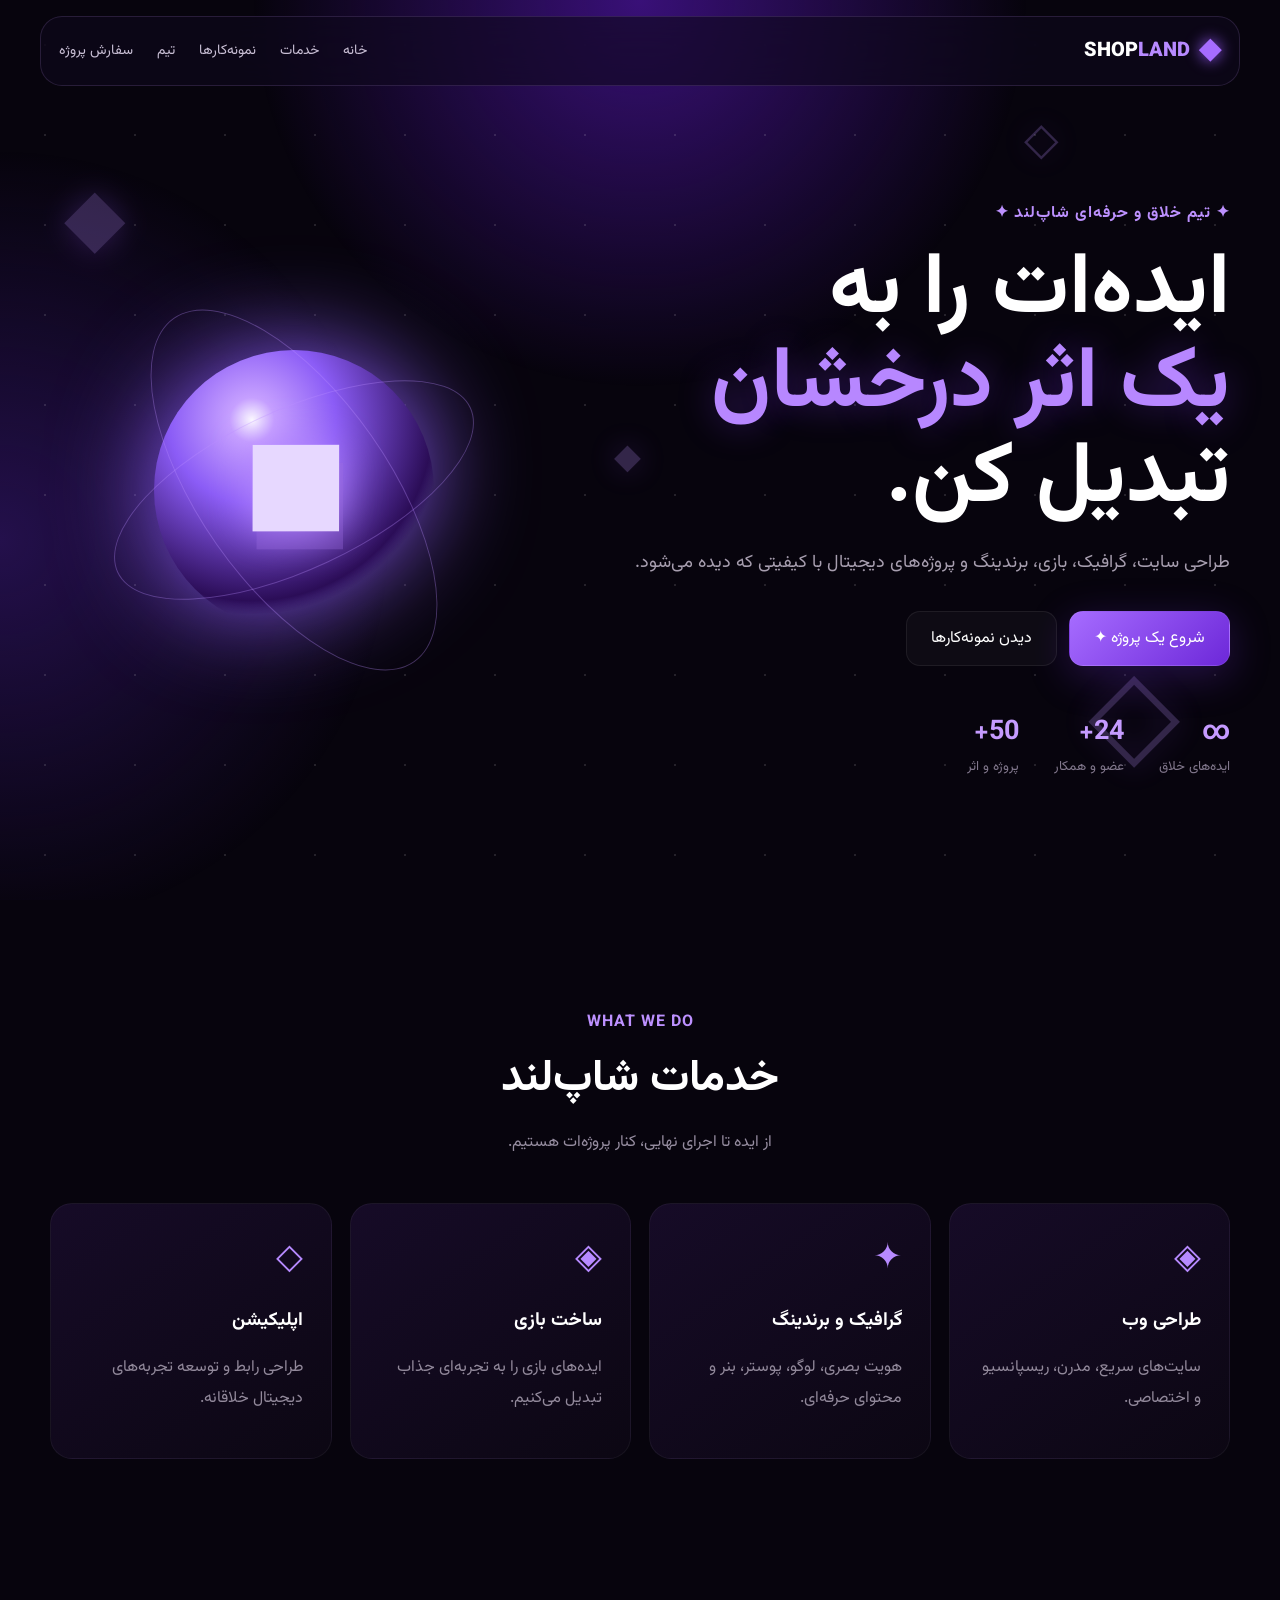
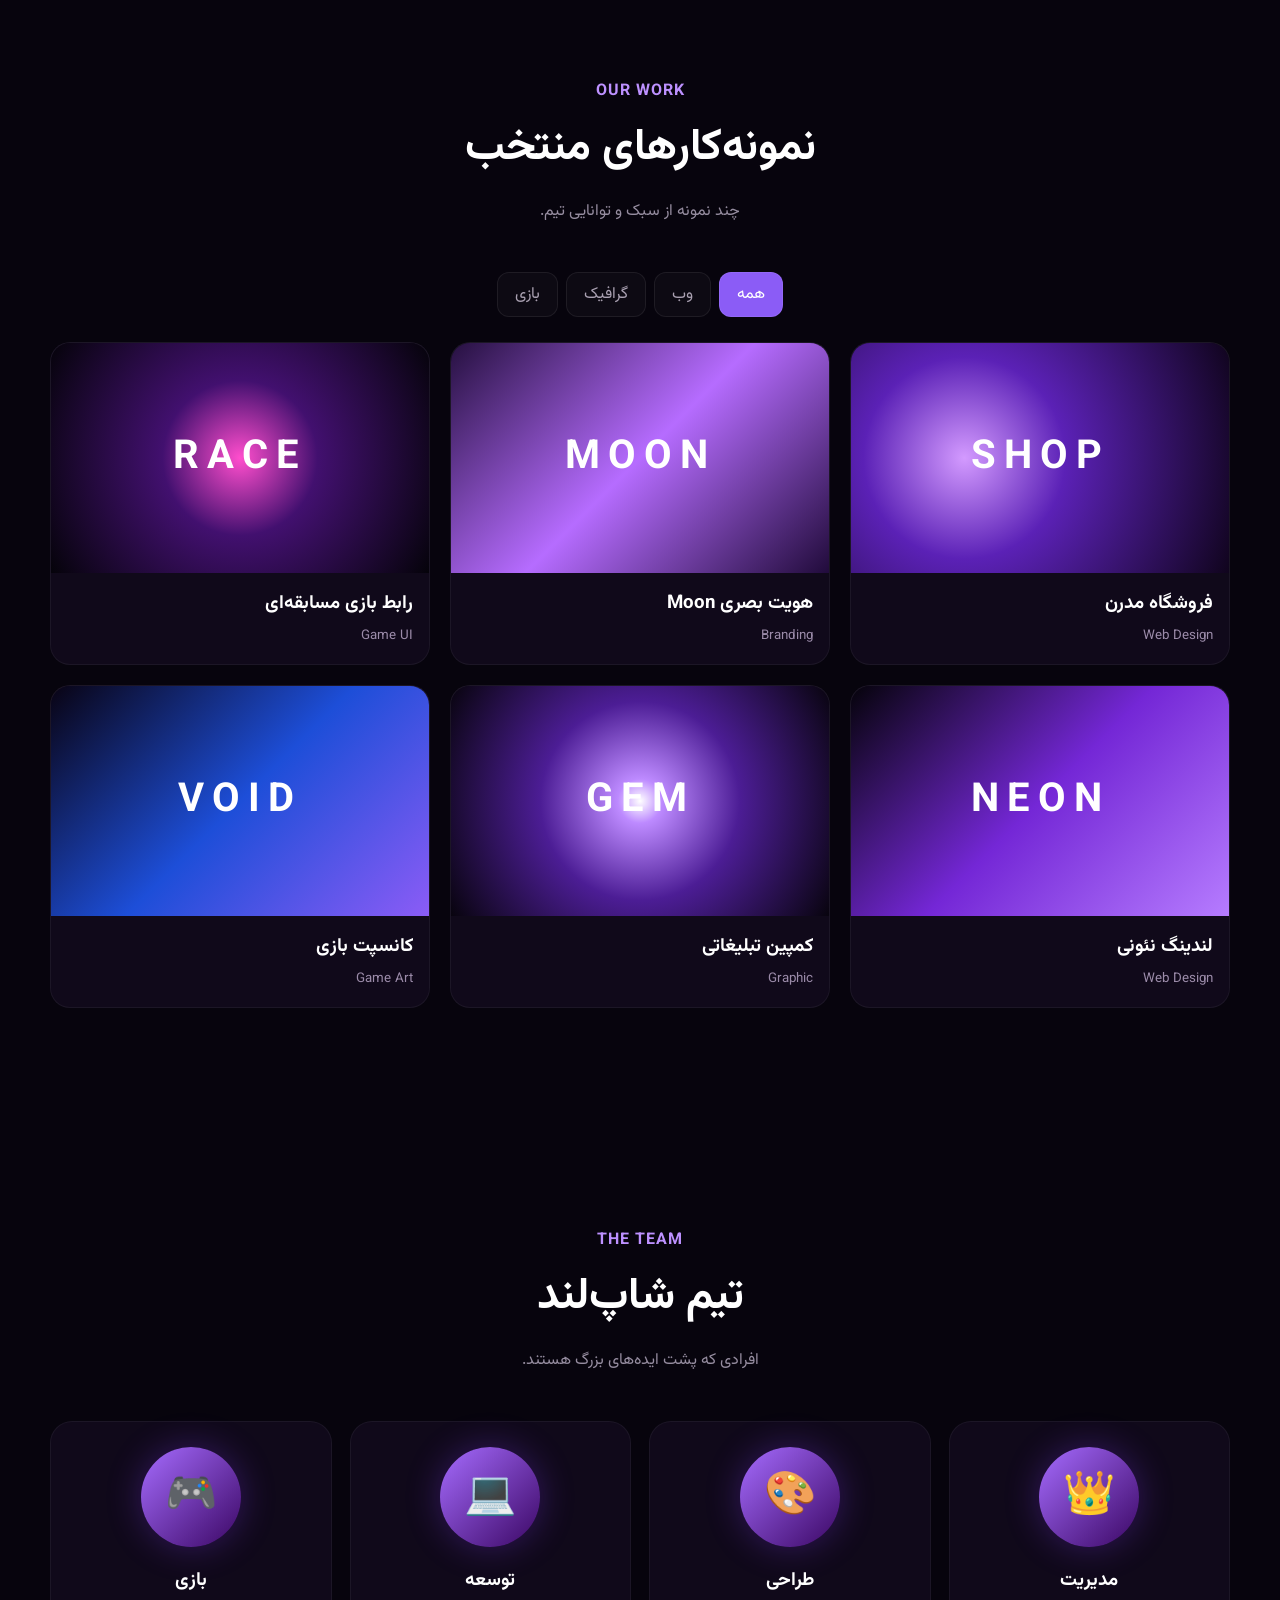
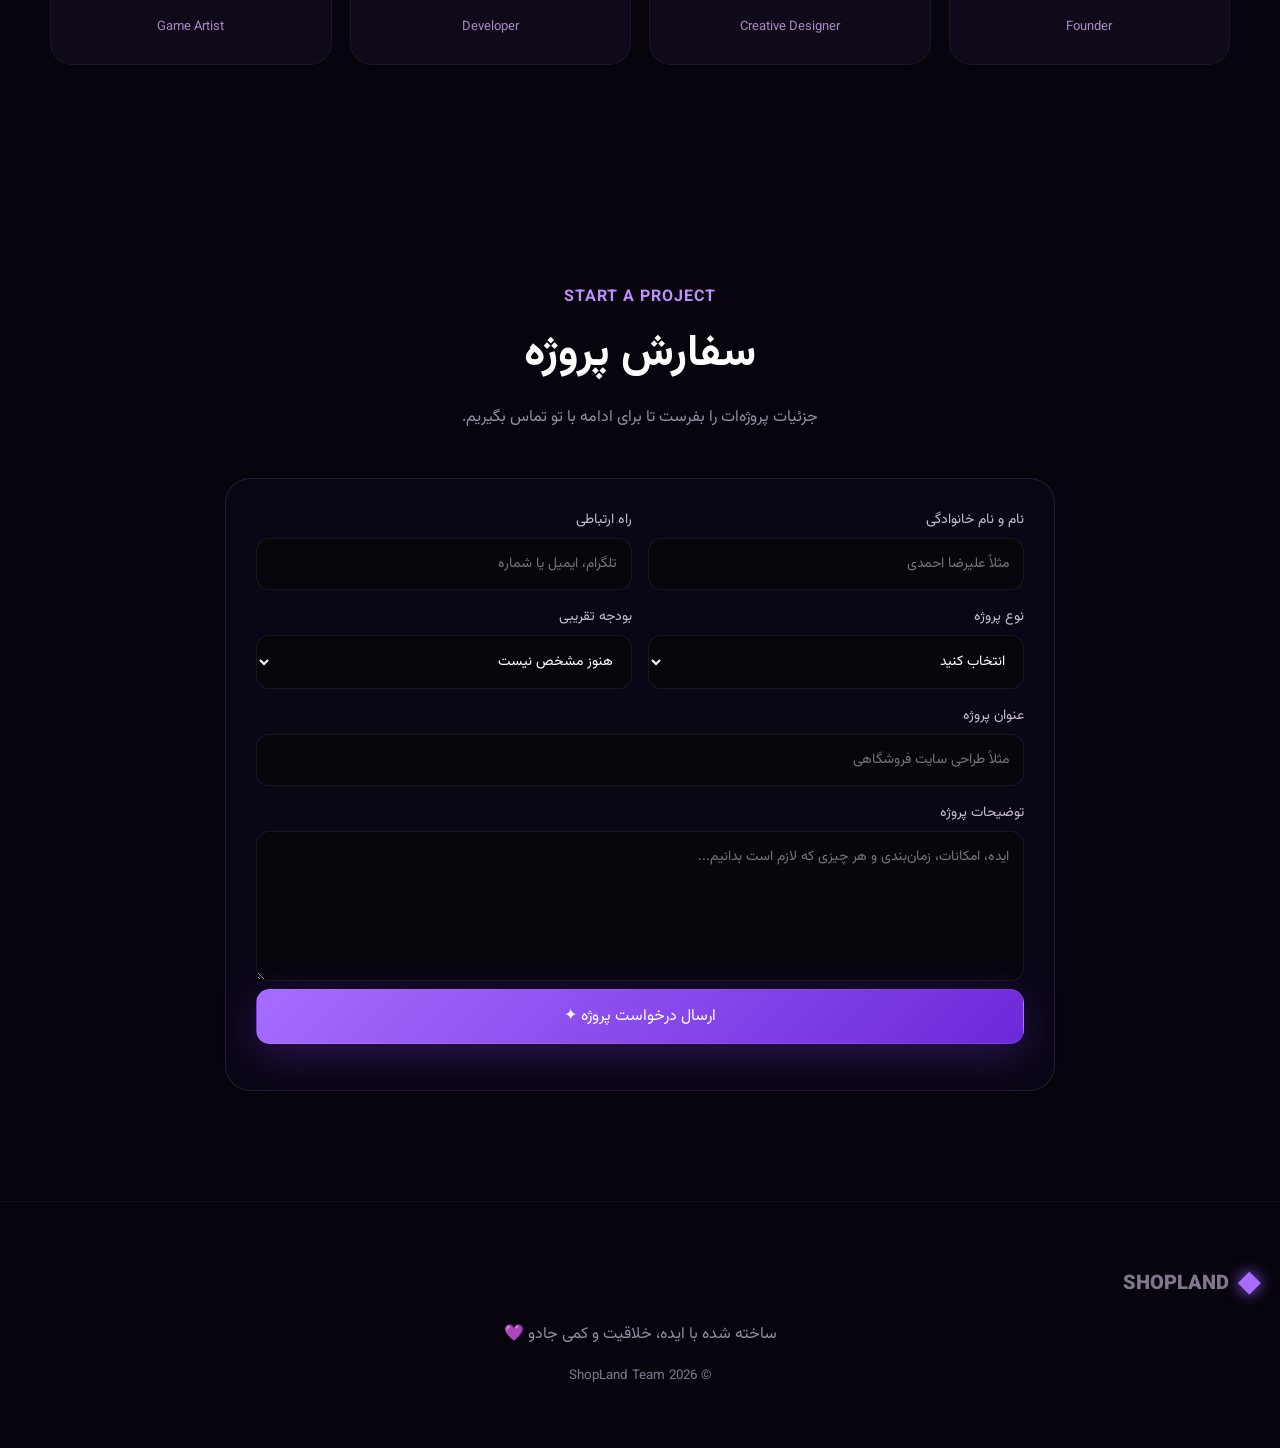
<file: index.html>
<!DOCTYPE html>
<html lang="fa" dir="rtl">
<head>
<meta charset="UTF-8">
<meta name="viewport" content="width=device-width,initial-scale=1">
<title>ShopLand | تیم خلاق شاپ‌لند</title>
<link rel="stylesheet" href="assets/style.css">
</head>
<body>
<div class="bg"><span class="diamond d1">◆</span><span class="diamond d2">◇</span><span class="diamond d3">◆</span><span class="diamond d4">◇</span><div class="stars"></div></div>

<header class="nav glass">
  <a class="brand" href="#"><span class="brand-gem">◆</span><span>SHOP<span>LAND</span></span></a>
  <button class="menu" id="menuBtn">☰</button>
  <nav id="navLinks">
    <a href="#home">خانه</a><a href="#services">خدمات</a><a href="#portfolio">نمونه‌کارها</a><a href="#team">تیم</a><a href="#order">سفارش پروژه</a>
  </nav>
</header>

<main>
<section class="hero" id="home">
  <div class="hero-copy">
    <div class="eyebrow">✦ تیم خلاق و حرفه‌ای شاپ‌لند ✦</div>
    <h1>ایده‌ات را به<br><em>یک اثر درخشان</em> تبدیل کن.</h1>
    <p>طراحی سایت، گرافیک، بازی، برندینگ و پروژه‌های دیجیتال با کیفیتی که دیده می‌شود.</p>
    <div class="actions"><a class="btn primary" href="#order">شروع یک پروژه ✦</a><a class="btn ghost" href="#portfolio">دیدن نمونه‌کارها</a></div>
    <div class="mini-stats"><div><b>∞</b><small>ایده‌های خلاق</small></div><div><b>24+</b><small>عضو و همکار</small></div><div><b>50+</b><small>پروژه و اثر</small></div></div>
  </div>
  <div class="hero-art"><div class="orb"></div><div class="crystal">◆</div><div class="ring r1"></div><div class="ring r2"></div></div>
</section>

<section id="services" class="section">
  <div class="section-head"><span>WHAT WE DO</span><h2>خدمات شاپ‌لند</h2><p>از ایده تا اجرای نهایی، کنار پروژه‌ات هستیم.</p></div>
  <div class="cards">
    <article class="card"><i>◈</i><h3>طراحی وب</h3><p>سایت‌های سریع، مدرن، ریسپانسیو و اختصاصی.</p></article>
    <article class="card"><i>✦</i><h3>گرافیک و برندینگ</h3><p>هویت بصری، لوگو، پوستر، بنر و محتوای حرفه‌ای.</p></article>
    <article class="card"><i>◈</i><h3>ساخت بازی</h3><p>ایده‌های بازی را به تجربه‌ای جذاب تبدیل می‌کنیم.</p></article>
    <article class="card"><i>◇</i><h3>اپلیکیشن</h3><p>طراحی رابط و توسعه تجربه‌های دیجیتال خلاقانه.</p></article>
  </div>
</section>

<section id="portfolio" class="section">
  <div class="section-head"><span>OUR WORK</span><h2>نمونه‌کارهای منتخب</h2><p>چند نمونه از سبک و توانایی تیم.</p></div>
  <div class="filters"><button class="active" data-filter="all">همه</button><button data-filter="web">وب</button><button data-filter="graphic">گرافیک</button><button data-filter="game">بازی</button></div>
  <div class="portfolio-grid" id="portfolioGrid">
    <article class="work" data-cat="web"><div class="work-img w1"><b>SHOP</b></div><div><h3>فروشگاه مدرن</h3><small>Web Design</small></div></article>
    <article class="work" data-cat="graphic"><div class="work-img w2"><b>MOON</b></div><div><h3>هویت بصری Moon</h3><small>Branding</small></div></article>
    <article class="work" data-cat="game"><div class="work-img w3"><b>RACE</b></div><div><h3>رابط بازی مسابقه‌ای</h3><small>Game UI</small></div></article>
    <article class="work" data-cat="web"><div class="work-img w4"><b>NEON</b></div><div><h3>لندینگ نئونی</h3><small>Web Design</small></div></article>
    <article class="work" data-cat="graphic"><div class="work-img w5"><b>GEM</b></div><div><h3>کمپین تبلیغاتی</h3><small>Graphic</small></div></article>
    <article class="work" data-cat="game"><div class="work-img w6"><b>VOID</b></div><div><h3>کانسپت بازی</h3><small>Game Art</small></div></article>
  </div>
</section>

<section id="team" class="section">
  <div class="section-head"><span>THE TEAM</span><h2>تیم شاپ‌لند</h2><p>افرادی که پشت ایده‌های بزرگ هستند.</p></div>
  <div class="team-grid">
    <div class="person"><div class="avatar">👑</div><h3>مدیریت</h3><span>Founder</span></div>
    <div class="person"><div class="avatar">🎨</div><h3>طراحی</h3><span>Creative Designer</span></div>
    <div class="person"><div class="avatar">💻</div><h3>توسعه</h3><span>Developer</span></div>
    <div class="person"><div class="avatar">🎮</div><h3>بازی</h3><span>Game Artist</span></div>
  </div>
</section>

<section id="order" class="section order-section">
  <div class="section-head"><span>START A PROJECT</span><h2>سفارش پروژه</h2><p>جزئیات پروژه‌ات را بفرست تا برای ادامه با تو تماس بگیریم.</p></div>
  <form class="order-form glass" id="orderForm">
    <div class="form-grid">
      <label>نام و نام خانوادگی<input name="name" required placeholder="مثلاً علیرضا احمدی"></label>
      <label>راه ارتباطی<input name="contact" required placeholder="تلگرام، ایمیل یا شماره"></label>
      <label>نوع پروژه<select name="type" required><option value="">انتخاب کنید</option><option>طراحی سایت</option><option>طراحی گرافیک</option><option>ساخت بازی</option><option>اپلیکیشن</option><option>برندینگ</option><option>سایر</option></select></label>
      <label>بودجه تقریبی<select name="budget"><option>هنوز مشخص نیست</option><option>اقتصادی</option><option>متوسط</option><option>حرفه‌ای</option><option>پروژه بزرگ</option></select></label>
      <label class="full">عنوان پروژه<input name="title" placeholder="مثلاً طراحی سایت فروشگاهی"></label>
      <label class="full">توضیحات پروژه<textarea name="details" required placeholder="ایده، امکانات، زمان‌بندی و هر چیزی که لازم است بدانیم..."></textarea></label>
    </div>
    <button class="btn primary wide" type="submit">ارسال درخواست پروژه ✦</button>
    <p class="form-msg" id="orderMsg"></p>
  </form>
</section>
</main>

<footer><div class="brand"><span class="brand-gem">◆</span> SHOPLAND</div><p>ساخته شده با ایده، خلاقیت و کمی جادو 💜</p><small>© 2026 ShopLand Team</small></footer>
<script src="assets/app.js"></script>
</body></html>
</file>
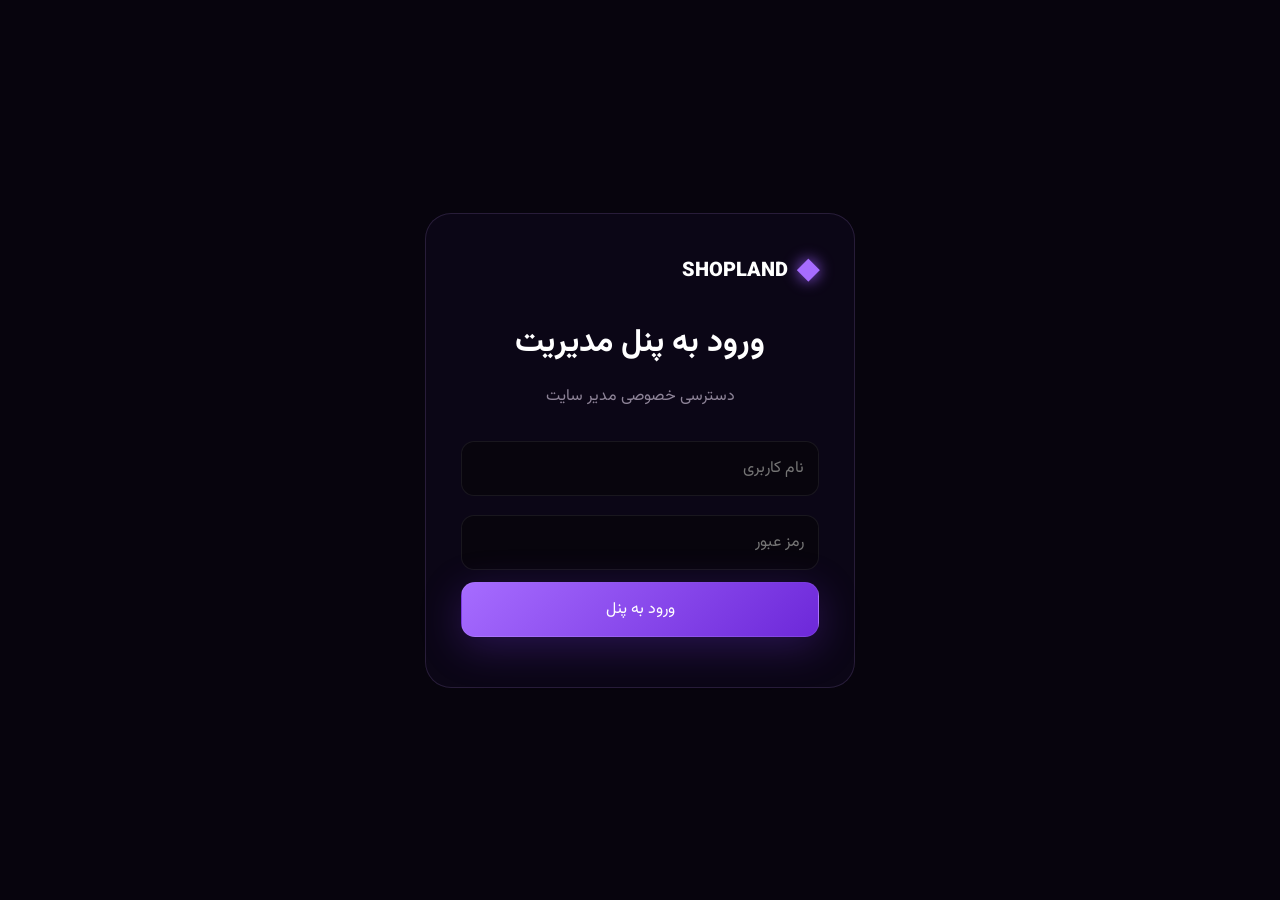
<file: admin/index.html>
<!DOCTYPE html>
<html lang="fa" dir="rtl">
<head><meta charset="UTF-8"><meta name="viewport" content="width=device-width,initial-scale=1"><title>ShopLand Admin</title><link rel="stylesheet" href="../assets/style.css"><link rel="stylesheet" href="admin.css"></head>
<body class="admin-body">
<div id="login" class="login"><div class="login-card glass"><div class="brand"><span class="brand-gem">◆</span> SHOPLAND</div><h1>ورود به پنل مدیریت</h1><p>دسترسی خصوصی مدیر سایت</p><input id="user" placeholder="نام کاربری"><input id="pass" type="password" placeholder="رمز عبور"><button class="btn primary wide" id="loginBtn">ورود به پنل</button><small id="loginMsg"></small></div></div>
<div id="dashboard" class="dashboard" style="display:none">
<aside class="side"><div class="brand"><span class="brand-gem">◆</span> SHOPLAND</div><button class="active">📊 داشبورد</button><button>📦 سفارش پروژه</button><button>🖼️ نمونه‌کارها</button><button>👥 اعضای تیم</button><button>📢 اطلاعیه‌ها</button><button>⚙️ تنظیمات</button><a href="../" class="back">← مشاهده سایت</a></aside>
<main class="dash-main"><header><div><span class="eyebrow">CONTROL CENTER</span><h1>داشبورد مدیریت</h1></div><button class="btn ghost" id="logout">خروج</button></header>
<div class="stat-grid"><div class="stat">کل سفارش‌ها<b id="total">0</b></div><div class="stat">جدید<b id="newCount">0</b></div><div class="stat">نمونه‌کارها<b>6</b></div><div class="stat">اعضای تیم<b>24</b></div></div>
<section class="panel"><div class="panel-title"><h2>آخرین سفارش‌های پروژه</h2><button class="btn ghost" id="clear">پاک‌کردن سفارش‌ها</button></div><div class="table-wrap"><table><thead><tr><th>نام</th><th>پروژه</th><th>نوع</th><th>بودجه</th><th>راه ارتباطی</th><th>تاریخ</th></tr></thead><tbody id="orders"></tbody></table></div><div id="empty" class="empty">هنوز سفارشی ثبت نشده است.</div></section>
</main></div><script src="admin.js"></script></body></html>
</file>
<file: assets/style.css>
@import url('https://fonts.googleapis.com/css2?family=Vazirmatn:wght@400;500;600;700;800;900&display=swap');
*{box-sizing:border-box}html{scroll-behavior:smooth}body{margin:0;background:#07040d;color:#fff;font-family:Vazirmatn,Arial,sans-serif;overflow-x:hidden}a{text-decoration:none;color:inherit}button,input,textarea,select{font:inherit}.bg{position:fixed;inset:0;pointer-events:none;overflow:hidden;background:radial-gradient(circle at 50% 0,#391078 0,transparent 35%),radial-gradient(circle at 0 60%,#24104c,transparent 28%);z-index:-2}.stars{position:absolute;inset:0;background-image:radial-gradient(#fff 1px,transparent 1px);background-size:90px 90px;opacity:.12}.diamond{position:absolute;color:#b78aff;text-shadow:0 0 30px #9b5cff;font-size:80px;opacity:.25;animation:float 8s ease-in-out infinite}.d1{top:18%;left:5%}.d2{top:70%;left:85%;font-size:120px;animation-delay:2s}.d3{top:48%;left:48%;font-size:35px;animation-delay:1s}.d4{top:12%;left:80%;font-size:45px;animation-delay:4s}@keyframes float{50%{transform:translateY(-35px) rotate(18deg);opacity:.45}}.glass{background:rgba(16,9,29,.62);border:1px solid rgba(201,164,255,.15);backdrop-filter:blur(20px)}.nav{position:fixed;top:16px;left:50%;transform:translateX(-50%);width:min(1200px,94%);z-index:20;padding:12px 18px;border-radius:22px;display:flex;align-items:center;justify-content:space-between}.brand{font-size:20px;font-weight:900;display:flex;align-items:center;gap:9px}.brand span span{color:#b78aff}.brand-gem{color:#a66cff;text-shadow:0 0 15px #9b5cff;font-size:28px}.nav nav{display:flex;gap:24px;color:#c9bfd5;font-size:14px}.nav nav a:hover{color:#c69bff}.menu{display:none;background:none;color:#fff;border:0;font-size:24px}.hero{min-height:100vh;max-width:1250px;margin:auto;padding:150px 35px 70px;display:grid;grid-template-columns:1.15fr .85fr;align-items:center;gap:30px}.eyebrow,.section-head span{color:#bd91ff;letter-spacing:1px;font-weight:700}.hero h1{font-size:clamp(48px,7vw,86px);line-height:1.1;margin:18px 0}.hero h1 em{font-style:normal;color:#b787ff;text-shadow:0 0 35px #7c3aed66}.hero p{color:#a79eaf;font-size:18px;line-height:2;max-width:650px}.actions{display:flex;gap:12px;margin:30px 0;flex-wrap:wrap}.btn{display:inline-block;padding:14px 24px;border-radius:14px;border:1px solid #ffffff12;color:#fff;cursor:pointer}.primary{background:linear-gradient(135deg,#a66cff,#6d28d9);box-shadow:0 10px 40px #7c3aed44}.ghost{background:#ffffff08}.wide{width:100%}.mini-stats{display:flex;gap:35px;margin-top:45px}.mini-stats b{display:block;font-size:27px;color:#c59bff}.mini-stats small{color:#82788d}.hero-art{height:500px;position:relative;display:grid;place-items:center}.orb{width:280px;height:280px;border-radius:50%;background:radial-gradient(circle at 35% 25%,#fff,#c6a0ff 8%,#8b5cf6 30%,#2b0d57 65%,transparent 70%);filter:drop-shadow(0 0 50px #8b5cf6);animation:pulse 4s infinite}.crystal{position:absolute;font-size:160px;color:#e7d8ff;text-shadow:15px 10px 0 #9b6be055,0 0 45px #b78aff;transform:rotate(45deg);animation:crystal 6s infinite}.ring{position:absolute;border:1px solid #bb8cff55;border-radius:50%;width:390px;height:160px;transform:rotate(-25deg)}.r2{transform:rotate(55deg);width:420px;height:190px}@keyframes pulse{50%{transform:scale(1.08);filter:drop-shadow(0 0 80px #8b5cf6)}}@keyframes crystal{50%{transform:rotate(65deg) translateY(-20px)}}.section{max-width:1250px;margin:auto;padding:110px 35px}.section-head{text-align:center;margin-bottom:48px}.section-head h2{font-size:44px;margin:10px 0}.section-head p{color:#968da0}.cards{display:grid;grid-template-columns:repeat(4,1fr);gap:18px}.card{padding:28px;border-radius:22px;background:linear-gradient(145deg,#160b27,#0c0713);border:1px solid #ffffff0d;transition:.3s}.card:hover,.work:hover{transform:translateY(-8px);border-color:#9b5cff66;box-shadow:0 20px 60px #0008}.card i{font-style:normal;font-size:35px;color:#b78aff}.card p{color:#92899b;line-height:1.9}.filters{display:flex;justify-content:center;gap:8px;margin-bottom:25px;flex-wrap:wrap}.filters button{border:1px solid #ffffff12;background:#ffffff07;color:#aaa1b2;border-radius:12px;padding:9px 17px;cursor:pointer}.filters button.active{background:#8b5cf6;color:white}.portfolio-grid{display:grid;grid-template-columns:repeat(3,1fr);gap:20px}.work{background:#10091a;border:1px solid #ffffff0d;border-radius:20px;overflow:hidden;transition:.3s}.work>div:last-child{padding:16px}.work h3{margin:0 0 5px}.work small{color:#9b8ba9}.work-img{height:230px;display:grid;place-items:center;font-size:40px;letter-spacing:8px}.w1{background:radial-gradient(circle at 30%,#d39aff,#5b21b6 35%,#10041d)}.w2{background:linear-gradient(135deg,#261040,#b66cff,#210b3b)}.w3{background:radial-gradient(circle,#ff4ecd,#42106f 35%,#05030a)}.w4{background:linear-gradient(135deg,#05030a,#7427d6,#b67cff)}.w5{background:radial-gradient(circle,#fff,#bd8aff 10%,#4c1d95 45%,#08040e)}.w6{background:linear-gradient(135deg,#090313,#1d4ed8,#8b5cf6)}.team-grid{display:grid;grid-template-columns:repeat(4,1fr);gap:18px}.person{text-align:center;padding:25px;border:1px solid #ffffff0d;background:#10091a;border-radius:22px}.avatar{width:100px;height:100px;margin:auto auto 15px;border-radius:50%;display:grid;place-items:center;font-size:42px;background:linear-gradient(135deg,#a66cff,#3b0764);box-shadow:0 0 35px #7c3aed55}.person span{color:#a68abf;font-size:13px}.order-section{max-width:900px}.order-form{padding:30px;border-radius:25px}.form-grid{display:grid;grid-template-columns:1fr 1fr;gap:16px}label{color:#c7becf;font-size:14px}input,textarea,select{width:100%;margin-top:7px;padding:14px;border-radius:13px;border:1px solid #ffffff12;background:#08050d;color:#fff;outline:none}textarea{min-height:150px;resize:vertical}.full{grid-column:1/-1}.form-msg{text-align:center;color:#a78bfa}.form-msg.ok{color:#4ade80}footer{text-align:center;padding:60px 20px;border-top:1px solid #ffffff0b;color:#81778c}footer p{color:#968c9f}@media(max-width:850px){.hero{grid-template-columns:1fr;text-align:center}.hero p{margin:auto}.actions,.mini-stats{justify-content:center}.hero-art{height:330px}.cards,.portfolio-grid{grid-template-columns:1fr 1fr}.team-grid{grid-template-columns:1fr 1fr}.nav nav{display:none}.menu{display:block}.nav nav.open{display:flex;position:absolute;top:65px;right:0;left:0;background:#10091a;padding:20px;border-radius:16px;flex-direction:column}.form-grid{grid-template-columns:1fr}.full{grid-column:auto}}@media(max-width:520px){.cards,.portfolio-grid,.team-grid{grid-template-columns:1fr}.hero{padding-left:20px;padding-right:20px}.section{padding-left:20px;padding-right:20px}.hero-art{transform:scale(.75);margin:-30px 0}.mini-stats{gap:15px}.section-head h2{font-size:34px}}
</file>
<file: admin/admin.css>
.admin-body{min-height:100vh;background:#07040d}.login{min-height:100vh;display:grid;place-items:center;padding:20px}.login-card{width:min(430px,100%);padding:35px;border-radius:26px;text-align:center}.login-card h1{margin:25px 0 8px}.login-card p{color:#8e8498;margin-bottom:25px}.login-card input{margin-bottom:12px}.login-card small{display:block;color:#f87171;margin-top:15px}.dashboard{min-height:100vh;display:flex}.side{width:250px;background:#10091a;border-left:1px solid #ffffff0b;padding:25px;display:flex;flex-direction:column;gap:8px}.side .brand{margin-bottom:25px}.side button,.back{background:transparent;border:0;color:#9d94a8;text-align:right;padding:14px;border-radius:12px;cursor:pointer}.side button.active,.side button:hover,.back:hover{background:#8b5cf622;color:#fff}.back{margin-top:auto}.dash-main{flex:1;padding:35px;overflow:auto}.dash-main header{display:flex;justify-content:space-between;align-items:center;margin-bottom:30px}.dash-main h1{font-size:36px;margin:7px 0}.stat-grid{display:grid;grid-template-columns:repeat(4,1fr);gap:15px}.stat{background:#120b20;border:1px solid #ffffff0b;border-radius:20px;padding:23px;color:#a59bab}.stat b{display:block;color:#bd91ff;font-size:34px;margin-top:12px}.panel{margin-top:22px;background:#120b20;border:1px solid #ffffff0b;border-radius:22px;padding:25px}.panel-title{display:flex;align-items:center;justify-content:space-between;margin-bottom:20px}.table-wrap{overflow:auto}table{width:100%;border-collapse:collapse;min-width:700px}th,td{padding:14px;text-align:right;border-bottom:1px solid #ffffff0b;color:#bdb4c5}th{color:#9f83c0}.empty{text-align:center;padding:45px;color:#70677a}@media(max-width:800px){.side{width:70px;padding:10px}.side .brand{font-size:0;justify-content:center}.side .brand-gem{font-size:25px}.side button,.back{font-size:0;text-align:center}.side button:first-letter,.back:first-letter{font-size:20px}.dash-main{padding:18px}.stat-grid{grid-template-columns:1fr 1fr}}
</file>
